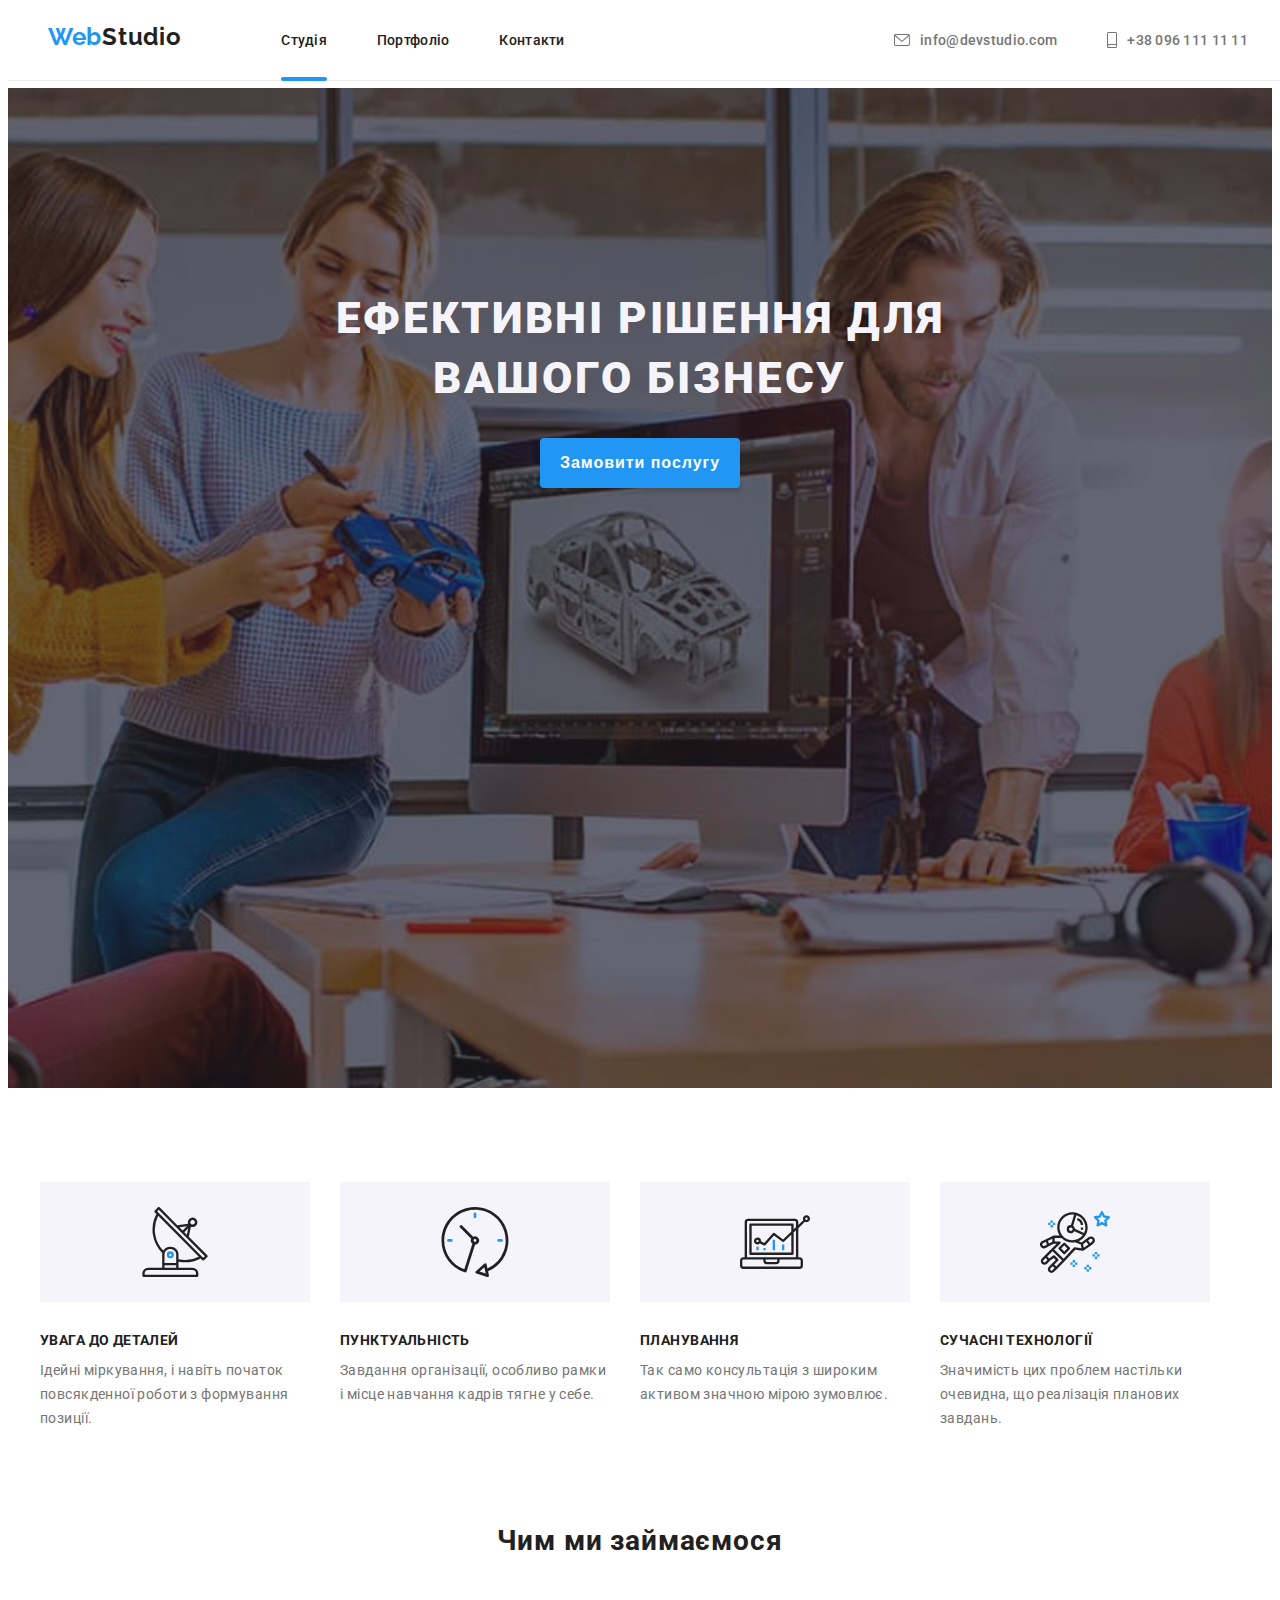
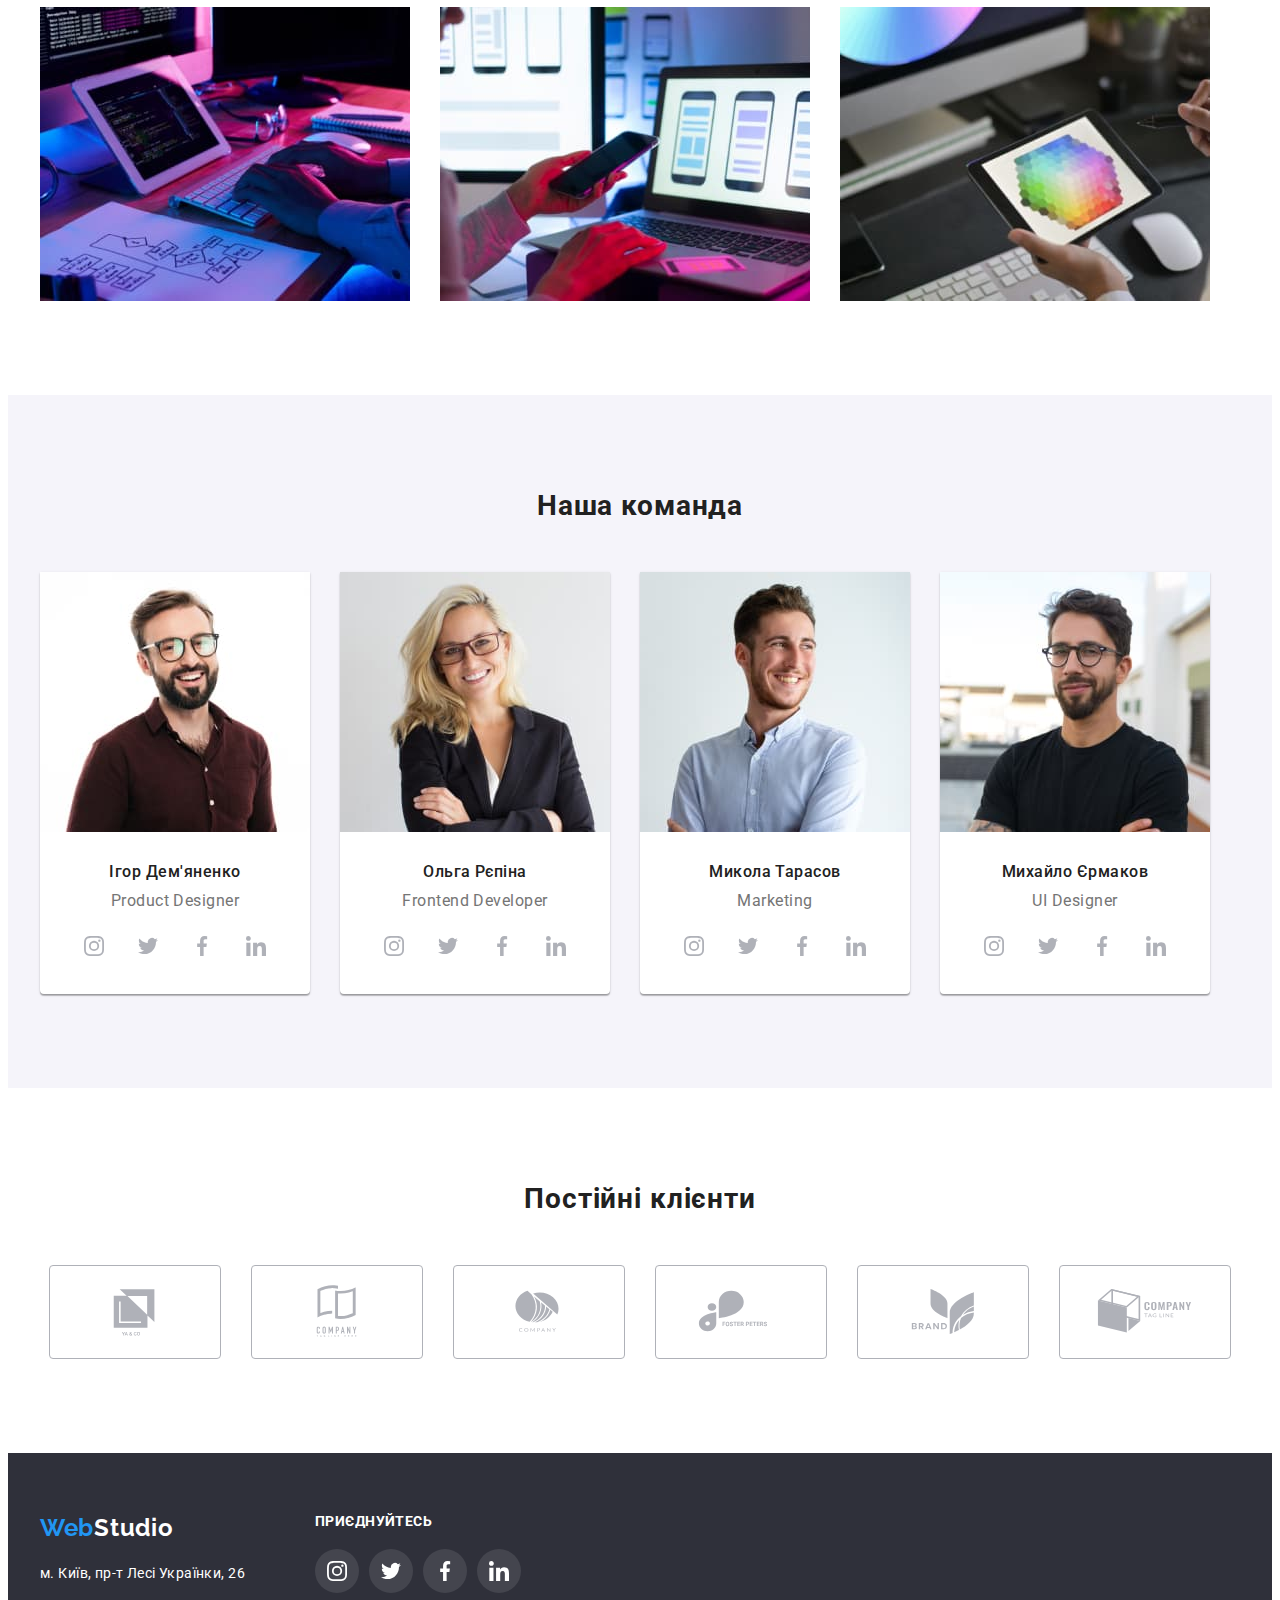
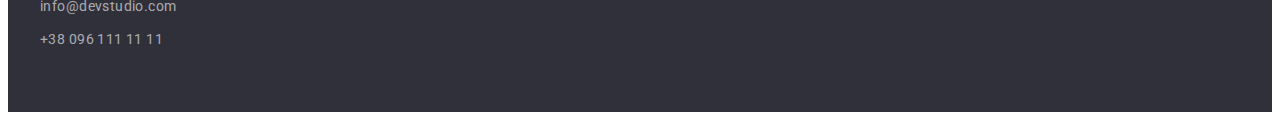
<file: index.html>
<!DOCTYPE html>
<html lang="en">
<head>
    <meta charset="UTF-8">
    <meta name="viewport" content="width=device-width, initial-scale=1.0">
    <title>WebStudio</title>
    <link rel="preconnect" href="https://fonts.googleapis.com">
    <link rel="preconnect" href="https://fonts.gstatic.com" crossorigin>
    <link rel="preconnect" href="https://fonts.googleapis.com">
    <link rel="preconnect" href="https://fonts.gstatic.com" crossorigin>
    <link href="https://fonts.googleapis.com/css2?family=Raleway:wght@700&family=Roboto:wght@400;500;700;900&display=swap" rel="stylesheet">
    <link rel="stylesheet" href="https://cdnjs.cloudflare.com/ajax/libs/modern-normalize/2.0.0/modern-normalize.min.css" integrity="sha512-4xo8blKMVCiXpTaLzQSLSw3KFOVPWhm/TRtuPVc4WG6kUgjH6J03IBuG7JZPkcWMxJ5huwaBpOpnwYElP/m6wg==" crossorigin="anonymous" referrerpolicy="no-referrer" />
    <link rel="stylesheet" href="./css/styles.css">
</head>
<body>
    <header class="header">
        <!-- Navigation -->
        <div class="container head">
            <nav class="navigation">
                <a href="#" class="logo">
                    Web<span class="logo__part-header">Studio</span>
                </a>
                <ul class="navigation__list">
                    <li class="navigation__item"><a href="#" class="navigation__link current">Студія</a></li>
                    <li class="navigation__item"><a href="portfolio.html" class="navigation__link">Портфоліо</a></li>
                    <li class="navigation__item"><a href="#" class="navigation__link">Контакти</a></li>
                </ul>
            </nav>
            <ul class="contactlist">
                <li class="contactlist__item">
                    <a href="mailto:info@devstudio.com" class="contactlist__link">
                        <svg class="contact__icon" width="16" height="12"><use href="./img/symbol-defs.svg#icon-envelope-hover"></use></svg>
                        info@devstudio.com
                    </a>
                </li>
                <li class="contactlist__item">
                    <a href="tel:+380961111111" class="contactlist__link">
                        <svg class="contact__icon" width="10" height="16"><use href="./img/symbol-defs.svg#icon-smartphone"></use></svg>
                        +38 096 111 11 11
                    </a>
                </li>
            </ul>
        </div>
        <!-- Mob-menu -->
    </header>
    <main>
        <!-- Hero -->
        <section class="hero overlay">
            <div class="container">
                <h1 class="hero__title">Ефективні рішення для вашого бізнесу</h1>
                <button class="hero__button button" data-open-modal>Замовити послугу</button>
            </div>
        </section>
        <!-- Peculiarities -->
        <section class="section peculiarities">
            <div class="container">
                <h2 class="visually-hidden"></h2>
                <ul class="peculiarities__list">
                    <li class="peculiarities__item antena">
                        <h3 class="peculiarities__title">УВАГА ДО ДЕТАЛЕЙ</h3>
                        <p class="peculiarities__text">Ідейні міркування, і навіть початок повсякденної роботи з формування позиції.</p>
                    </li>
                    <li class="peculiarities__item clock">
                        <h3 class="peculiarities__title">ПУНКТУАЛЬНІСТЬ</h3>
                        <p class="peculiarities__text">Завдання організації, особливо рамки і місце навчання кадрів тягне у себе.</p>
                    </li>
                    <li class="peculiarities__item diagramm">
                        <h3 class="peculiarities__title">ПЛАНУВАННЯ</h3>
                        <p class="peculiarities__text">Так само консультація з широким активом значною мірою зумовлює.</p>
                    </li>
                    <li class="peculiarities__item astronaut">
                        <h3 class="peculiarities__title">СУЧАСНІ ТЕХНОЛОГІЇ</h3>
                        <p class="peculiarities__text">Значимість цих проблем настільки очевидна, що реалізація планових завдань.</p>
                    </li>
                </ul>
            </div>
        </section>
        <!-- Activity -->
        <section class="section activity">
            <div class="container">
                <h2 class="title-section">Чим ми займаємося</h2>
                <ul class="activity__list">
                    <li class="activity__item">
                        <img src="./img/desctop/wwd-1-desctop-x1.jpg" alt="typing text keyboard">
                        <p class="activity__text">Десктопні додатки</p>
                    </li>
                    <li class="activity__item">
                        <img src="./img/desctop/wwd-2-desctop-x1.jpg" alt="phone & laptop">
                        <p class="activity__text">Мобільні додатки</p>
                    </li>
                    <li class="activity__item">
                        <img src="./img/desctop/wwd-3-desctop-x1.jpg" alt="tablet color cube">
                        <p class="activity__text">Дизайнерські рішення</p>
                    </li>
                </ul>
            </div>
        </section>
        <!-- Team -->
        <section class="section team">
            <div class="container">
                <h2 class="title-section">Наша команда</h2>
                <ul class="team__list">
                    <li class="team__item">
                        <picture>
                            <img src="./img/desctop/team-1-desctop-x1.jpg" alt="Ihor Demyanenko">
                        </picture>
                        <div class="team__content">
                            <h3 class="team__title">Ігор Дем'яненко</h3>
                            <p class="team__text">Product Designer</p>
                            <ul class="team__soc-list">
                                <li class="team__item-icon">
                                    <a href="" class="team__soc-link">
                                        <svg class="team__icon" width="20" height="20">
                                            <use href="./img/symbol-defs.svg#icon-instagram"></use>
                                        </svg>
                                    </a>
                                </li>
                                <li class="team__item-icon">
                                    <a href="" class="team__soc-link">
                                        <svg class="team__icon" width="20" height="20">
                                            <use href="./img/symbol-defs.svg#icon-twitter"></use>
                                        </svg>
                                    </a>
                                </li>
                                <li class="team__item-icon">
                                    <a href="" class="team__soc-link">
                                        <svg class="team__icon" width="20" height="20">
                                            <use href="./img/symbol-defs.svg#icon-facebook"></use>
                                        </svg>
                                    </a>
                                </li>
                                <li class="team__item-icon">
                                    <a href="" class="team__soc-link">
                                        <svg class="team__icon" width="20" height="20">
                                            <use href="./img/symbol-defs.svg#icon-linkedin"></use>
                                        </svg>
                                    </a>
                                </li>
                            </ul>
                        </div>
                    </li>
                    <li class="team__item">
                        <picture>
                            <img src="./img/desctop/team-2-desctop-x1.jpg" alt="Olha Repina">
                        </picture>
                        <div class="team__content">
                            <h3 class="team__title">Ольга Рєпіна</h3>
                            <p class="team__text">Frontend Developer</p>
                            <ul class="team__soc-list">
                                <li class="team__item-icon">
                                    <a href="" class="team__soc-link">
                                        <svg class="team__icon" width="20" height="20">
                                            <use href="./img/symbol-defs.svg#icon-instagram"></use>
                                        </svg>
                                    </a>
                                </li>
                                <li class="team__item-icon">
                                    <a href="" class="team__soc-link">
                                        <svg class="team__icon" width="20" height="20">
                                            <use href="./img/symbol-defs.svg#icon-twitter"></use>
                                        </svg>
                                    </a>
                                </li>
                                <li class="team__item-icon">
                                    <a href="" class="team__soc-link">
                                        <svg class="team__icon" width="20" height="20">
                                            <use href="./img/symbol-defs.svg#icon-facebook"></use>
                                        </svg>
                                    </a>
                                </li>
                                <li class="team__item-icon">
                                    <a href="" class="team__soc-link">
                                        <svg class="team__icon" width="20" height="20">
                                            <use href="./img/symbol-defs.svg#icon-linkedin"></use>
                                        </svg>
                                    </a>
                                </li>
                            </ul>
                        </div>
                    </li>
                    <li class="team__item">
                        <picture>
                            <img src="./img/desctop/team-3-desctop-x1.jpg" alt="Mykola Tarasov">
                        </picture>
                        <div class="team__content">
                            <h3 class="team__title">Микола Тарасов</h3>
                            <p class="team__text">Marketing</p>
                            <ul class="team__soc-list">
                                <li class="team__item-icon">
                                    <a href="" class="team__soc-link">
                                        <svg class="team__icon" width="20" height="20">
                                            <use href="./img/symbol-defs.svg#icon-instagram"></use>
                                        </svg>
                                    </a>
                                </li>
                                <li class="team__item-icon">
                                    <a href="" class="team__soc-link">
                                        <svg class="team__icon" width="20" height="20">
                                            <use href="./img/symbol-defs.svg#icon-twitter"></use>
                                        </svg>
                                    </a>
                                </li>
                                <li class="team__item-icon">
                                    <a href="" class="team__soc-link">
                                        <svg class="team__icon" width="20" height="20">
                                            <use href="./img/symbol-defs.svg#icon-facebook"></use>
                                        </svg>
                                    </a>
                                </li>
                                <li class="team__item-icon">
                                    <a href="" class="team__soc-link">
                                        <svg class="team__icon" width="20" height="20">
                                            <use href="./img/symbol-defs.svg#icon-linkedin"></use>
                                        </svg>
                                    </a>
                                </li>
                            </ul>
                        </div>
                    </li>
                    <li class="team__item">
                        <picture>
                            <img src="./img/desctop/team-4-desctop-x1.jpg" alt="Mykhajlo Ermakhow">
                        </picture>
                        <div class="team__content">
                            <h3 class="team__title">Михайло Єрмаков</h3>
                            <p class="team__text">UI Designer</p>
                            <ul class="team__soc-list">
                                <li class="team__item-icon">
                                    <a href="" class="team__soc-link">
                                        <svg class="team__icon" width="20" height="20">
                                            <use href="./img/symbol-defs.svg#icon-instagram"></use>
                                        </svg>
                                    </a>
                                </li>
                                <li class="team__item-icon">
                                    <a href="" class="team__soc-link">
                                        <svg class="team__icon" width="20" height="20">
                                            <use href="./img/symbol-defs.svg#icon-twitter"></use>
                                        </svg>
                                    </a>
                                </li>
                                <li class="team__item-icon">
                                    <a href="" class="team__soc-link">
                                        <svg class="team__icon" width="20" height="20">
                                            <use href="./img/symbol-defs.svg#icon-facebook"></use>
                                        </svg>
                                    </a>
                                </li>
                                <li class="team__item-icon">
                                    <a href="" class="team__soc-link">
                                        <svg class="team__icon" width="20" height="20">
                                            <use href="./img/symbol-defs.svg#icon-linkedin"></use>
                                        </svg>
                                    </a>
                                </li>
                            </ul>
                        </div>
                    </li>
                </ul>
            </div>
        </section>
        <!-- Clients -->
        <section class="section clients">
            <div class="container">
                <h2 class="title-section">Постійні клієнти</h2>
                <ul class="clients__list">
                    <li class="clients__item">
                        <a href="" class="clients__link">
                            <svg class="clients__icon" width="106" height="60"><use href="./img/symbol-defs.svg#icon-Logo"></use></svg>
                        </a>
                    </li>
                    <li class="clients__item">
                        <a href="" class="clients__link">
                            <svg class="clients__icon" width="106" height="60"><use href="./img/symbol-defs.svg#icon-Logo-1"></use></svg>
                        </a>
                    </li>
                    <li class="clients__item">
                        <a href="" class="clients__link">
                            <svg class="clients__icon" width="106" height="60"><use href="./img/symbol-defs.svg#icon-Logo-2"></use></svg>
                        </a>
                    </li>
                    <li class="clients__item">
                        <a href="" class="clients__link">
                            <svg class="clients__icon" width="106" height="60"><use href="./img/symbol-defs.svg#icon-Logo-3"></use></svg>
                        </a>
                    </li>
                    <li class="clients__item">
                        <a href="" class="clients__link">
                            <svg class="clients__icon" width="106" height="60"><use href="./img/symbol-defs.svg#icon-Logo-4"></use></svg>
                        </a>
                    </li>
                    <li class="clients__item">
                        <a href="" class="clients__link">
                            <svg class="clients__icon" width="106" height="60"><use href="./img/symbol-defs.svg#icon-Logo-6"></use></svg>
                        </a>
                    </li>
                </ul>
            </div>
        </section>
    </main>
    <footer class="footer">
        <div class="container">
            <div class="footer-links">
                <div class="footer-links__adress">
                    <a href="#" class="logo">
                        Web<span class="logo__part-footer">Studio</span>
                    </a>
                    <address>
                        <ul class="footer-contact__list">
                            <li class="footer-adress__item">
                                <a href="https://maps.app.goo.gl/SjsjAe57UmDZUiKMA" target="_blank" class="footer-adress__link">м. Київ, пр-т Лесі Українки, 26</a>
                            </li>
                            <li class="footer-contact__item">
                                <a href="mailto:info@devstudio.com" class="footer-contact__link">info@devstudio.com</a>
                            </li>
                            <li class="footer-contact__item">
                                <a href="tel:+380961111111" class="footer-contact__link">+38 096 111 11 11</a>
                            </li>
                        </ul>
                    </address>
                </div>
                <div class="footer-soc">
                    <p class="footer__text">приєднуйтесь</p>
                    <ul class="footer-soc__list">
                        <li class="footer-soc__item">
                            <a href="" class="footer-soc__link">
                                <svg class="footer-soc__icon" width="20" height="20">
                                    <use href="./img/symbol-defs.svg#icon-instagram"></use>
                                </svg>
                            </a>
                        </li>
                        <li class="footer-soc__item">
                            <a href="" class="footer-soc__link">
                                <svg class="footer-soc__icon" width="20" height="20">
                                    <use href="./img/symbol-defs.svg#icon-twitter"></use>
                                </svg>
                            </a>
                        </li>
                        <li class="footer-soc__item">
                            <a href="" class="footer-soc__link">
                                <svg class="footer-soc__icon" width="20" height="20">
                                    <use href="./img/symbol-defs.svg#icon-facebook"></use>
                                </svg>
                            </a>
                        </li>
                        <li class="footer-soc__item">
                            <a href="" class="footer-soc__link">
                                <svg class="footer-soc__icon" width="20" height="20">
                                    <use href="./img/symbol-defs.svg#icon-linkedin"></use>
                                </svg>
                            </a>
                        </li>
                    </ul>
                </div>
            </div>
        </div>
    </footer>
    <div class="backdrop is-hidden" data-backdrop>
        <div class="modal-wrap">
            <div class="modal">
                <button type="button" class="modal-btn" data-close-modal>
                    <svg class="modal__icon-close" width="18" height="18">
                        <use href="./img/symbol-defs.svg#icon-close-black-18dp-2-1"></use>
                    </svg>
                </button>
            </div>
        </div>
    </div>
    <script src="./js/modal.js"></script>
</body>
</html>
</file>
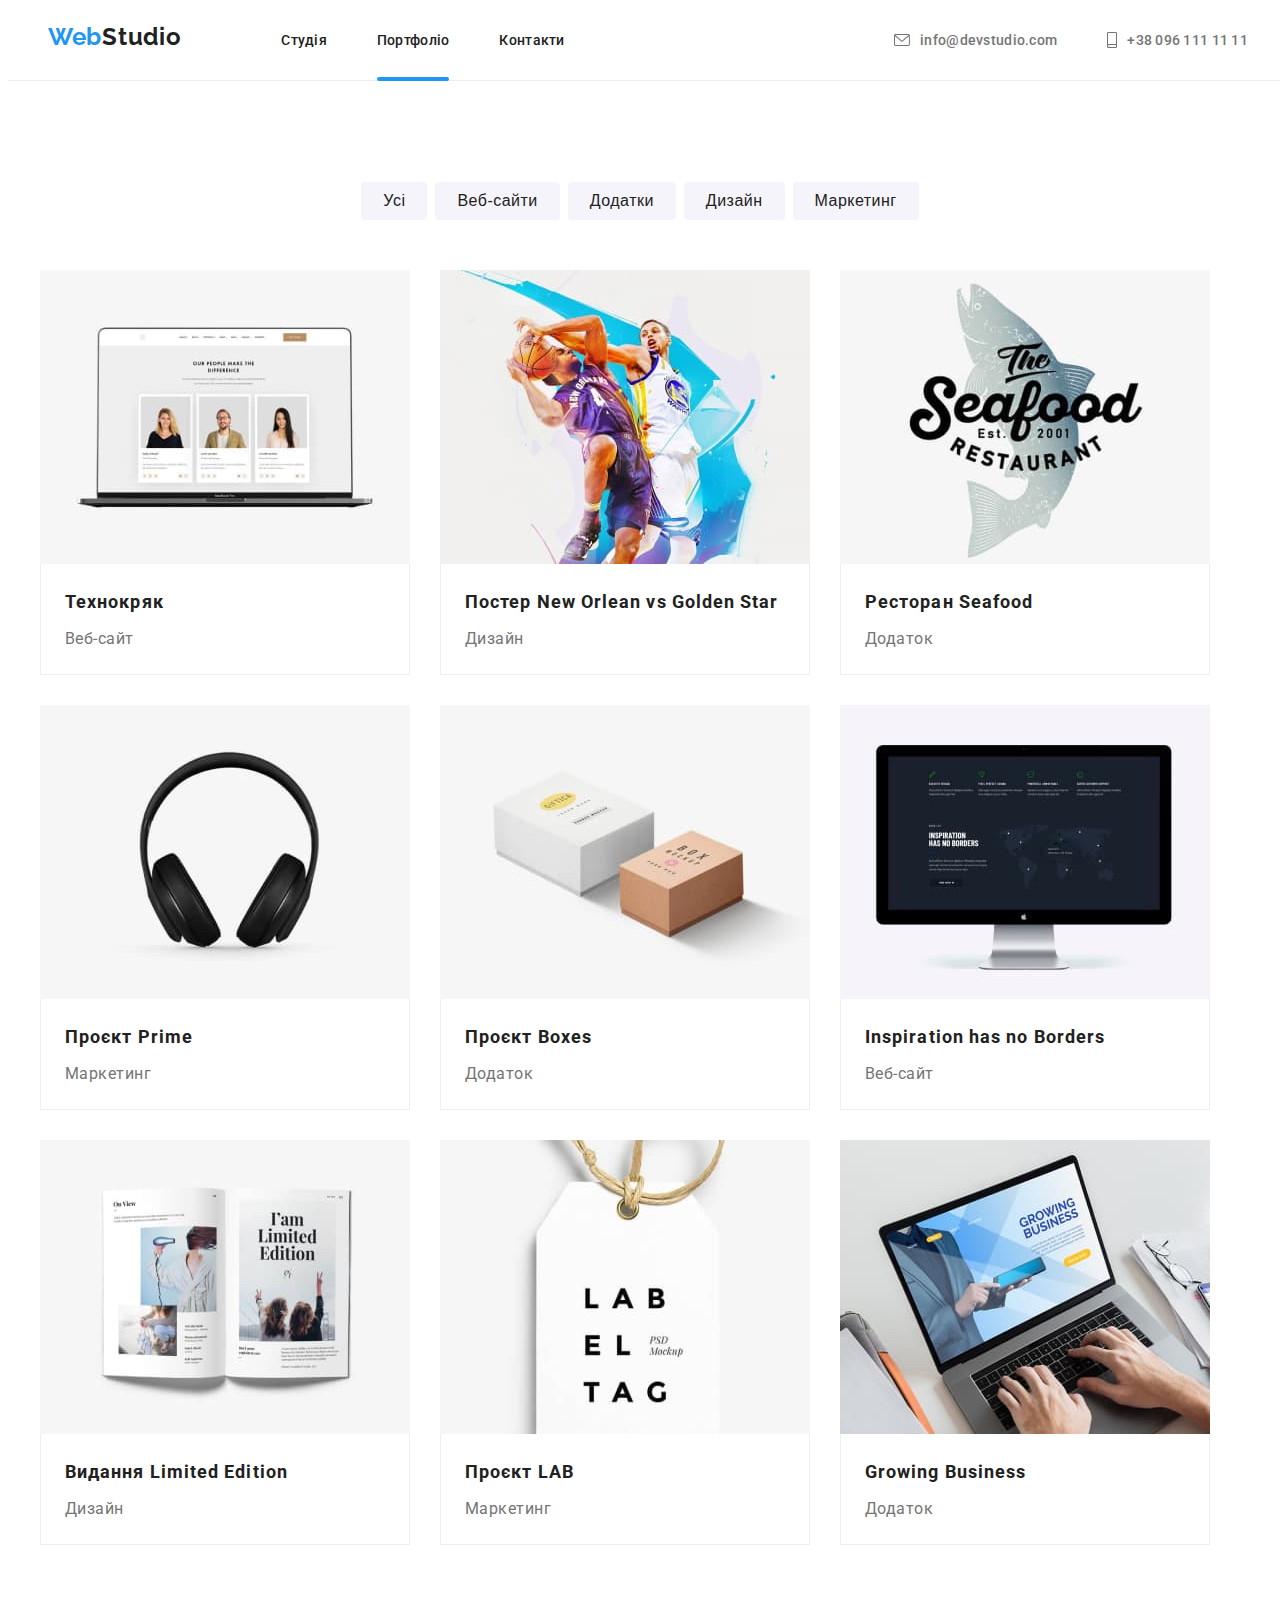
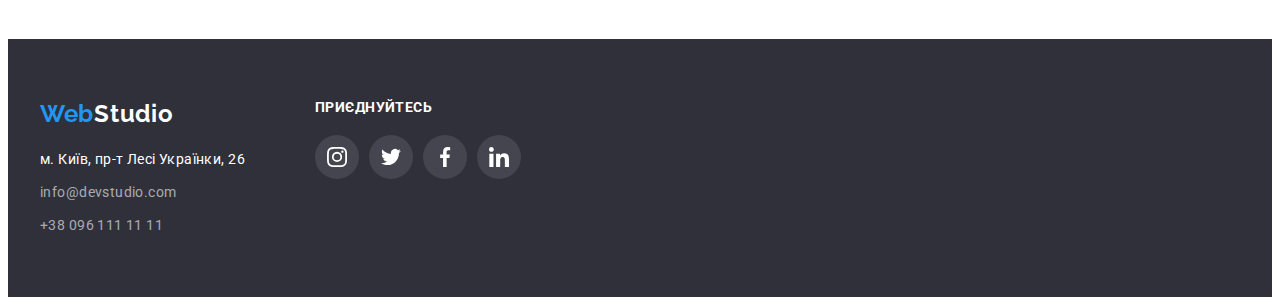
<file: portfolio.html>
<!DOCTYPE html>
<html lang="en">
<head>
    <meta charset="UTF-8">
    <meta name="viewport" content="width=device-width, initial-scale=1.0">
    <title>Portfolio</title>
    <link rel="preconnect" href="https://fonts.googleapis.com">
    <link rel="preconnect" href="https://fonts.gstatic.com" crossorigin>
    <link rel="preconnect" href="https://fonts.googleapis.com">
    <link rel="preconnect" href="https://fonts.gstatic.com" crossorigin>
    <link href="https://fonts.googleapis.com/css2?family=Raleway:wght@700&family=Roboto:wght@400;500;700;900&display=swap" rel="stylesheet">
    <link rel="stylesheet" href="https://cdnjs.cloudflare.com/ajax/libs/modern-normalize/2.0.0/modern-normalize.min.css" integrity="sha512-4xo8blKMVCiXpTaLzQSLSw3KFOVPWhm/TRtuPVc4WG6kUgjH6J03IBuG7JZPkcWMxJ5huwaBpOpnwYElP/m6wg==" crossorigin="anonymous" referrerpolicy="no-referrer" />
    <link rel="stylesheet" href="./css/styles.css">
</head>
<body>
    <header class="header">
        <!-- Navigation -->
        <div class="container head">
            <nav class="navigation">
                <a href="index.html" class="logo">
                    Web<span class="logo__part-header">Studio</span>
                </a>
                <ul class="navigation__list">
                    <li class="navigation__item"><a href="index.html" class="navigation__link">Студія</a></li>
                    <li class="navigation__item"><a href="" class="navigation__link current">Портфоліо</a></li>
                    <li class="navigation__item"><a href="#" class="navigation__link">Контакти</a></li>
                </ul>
            </nav>
            <ul class="contactlist">
                <li class="contactlist__item">
                    <a href="mailto:info@devstudio.com" class="contactlist__link">
                        <svg class="contact__icon" width="16" height="12"><use href="./img/symbol-defs.svg#icon-envelope-hover"></use></svg>
                        info@devstudio.com
                    </a>
                </li>
                <li class="contactlist__item">
                    <a href="tel:+380961111111" class="contactlist__link">
                        <svg class="contact__icon" width="10" height="16"><use href="./img/symbol-defs.svg#icon-smartphone"></use></svg>
                        +38 096 111 11 11
                    </a>
                </li>
            </ul>
        </div>
    </header>
    <main>
        <section class="portfolio section">
            <div class="container">
                <h1 class="visually-hidden"></h1>
                <ul class="filter__buttons">
                    <li class="filter__item"><button class="filter__btn" type="button">Усі</button></li>
                    <li class="filter__item"><button class="filter__btn" type="button">Веб-сайти</button></li>
                    <li class="filter__item"><button class="filter__btn" type="button">Додатки</button></li>
                    <li class="filter__item"><button class="filter__btn" type="button">Дизайн</button></li>
                    <li class="filter__item"><button class="filter__btn" type="button">Маркетинг</button></li>
                </ul>
                <ul class="card__set">
                    <li class="card__item">
                        <a href="" class="card__link">
                            <div class="card__wrapper">
                                <img src="./img/desctop/img-технокряк-desctop-x1.jpg" alt="">
                                <p class="card__wrapp-text">Ресурс пропонує комплексні пропозиції з різним рівнем функціоналу та сервісів. Все це дозволить відвідувачу отримати вичерпні відомості про компанію чи приватну особу.</p>
                            </div>
                            <div class="card__content">
                                <h2 class="card__title">Технокряк</h2>
                                <p class="card__text">Веб-сайт</p>
                            </div>
                        </a>
                    </li>
                    <li class="card__item">
                        <a href="" class="card__link">
                            <div class="card__wrapper">
                                <img src="./img/desctop/img-постер-desctop-x1.jpg" alt="">
                                <p class="card__wrapp-text">Ресурс пропонує комплексні пропозиції з різним рівнем функціоналу та сервісів. Все це дозволить відвідувачу отримати вичерпні відомості про компанію чи приватну особу.</p>
                            </div>
                            <div class="card__content">
                                <h2 class="card__title">Постер New Orlean vs Golden Star</h2>
                                <p class="card__text">Дизайн</p>
                            </div>
                        </a>
                    </li>
                    <li class="card__item">
                        <a href="" class="card__link">
                            <div class="card__wrapper">
                                <img src="./img/desctop/img-ресторан-desctop-x1.jpg" alt="">
                                <p class="card__wrapp-text">Ресурс пропонує комплексні пропозиції з різним рівнем функціоналу та сервісів. Все це дозволить відвідувачу отримати вичерпні відомості про компанію чи приватну особу.</p>
                            </div>
                            <div class="card__content">
                                <h2 class="card__title">Ресторан Seafood</h2>
                                <p class="card__text">Додаток</p>
                            </div>
                        </a>
                    </li>
                    <li class="card__item">
                        <a href="" class="card__link">
                            <div class="card__wrapper">
                                <img src="./img/desctop/img-proj-prime-desctop-x1.jpg" alt="">
                                <p class="card__wrapp-text">Ресурс пропонує комплексні пропозиції з різним рівнем функціоналу та сервісів. Все це дозволить відвідувачу отримати вичерпні відомості про компанію чи приватну особу.</p>
                            </div>
                            <div class="card__content">
                                <h2 class="card__title">Проєкт Prime</h2>
                                <p class="card__text">Маркетинг</p>
                            </div>
                        </a>
                    </li>
                    <li class="card__item">
                        <a href="" class="card__link">
                            <div class="card__wrapper">
                                <img src="./img/desctop/img-boxes-desctop-x1.jpg" alt="">
                                <p class="card__wrapp-text">Ресурс пропонує комплексні пропозиції з різним рівнем функціоналу та сервісів. Все це дозволить відвідувачу отримати вичерпні відомості про компанію чи приватну особу.</p>
                            </div>
                            <div class="card__content">
                                <h2 class="card__title">Проєкт Boxes</h2>
                                <p class="card__text">Додаток</p>
                            </div>
                        </a>
                    </li>
                    <li class="card__item">
                        <a href="" class="card__link">
                            <div class="card__wrapper">
                                <img src="./img/desctop/img-inspiration-desctop-x1.jpg" alt="">
                                <p class="card__wrapp-text">Ресурс пропонує комплексні пропозиції з різним рівнем функціоналу та сервісів. Все це дозволить відвідувачу отримати вичерпні відомості про компанію чи приватну особу.</p>
                            </div>
                            <div class="card__content">
                                <h2 class="card__title">Inspiration has no Borders</h2>
                                <p class="card__text">Веб-сайт</p>
                            </div>
                        </a>
                    </li>
                    <li class="card__item">
                        <a href="" class="card__link">
                            <div class="card__wrapper">
                                <img src="./img/desctop/img-limited-edition-desctop-x1.jpg" alt="">
                                <p class="card__wrapp-text">Ресурс пропонує комплексні пропозиції з різним рівнем функціоналу та сервісів. Все це дозволить відвідувачу отримати вичерпні відомості про компанію чи приватну особу.</p>
                            </div>
                            <div class="card__content">
                                <h2 class="card__title">Видання Limited Edition</h2>
                                <p class="card__text">Дизайн</p>
                            </div>
                        </a>
                    </li>
                    <li class="card__item">
                        <a href="" class="card__link">
                            <div class="card__wrapper">
                                <img src="./img/desctop/img-lab-desctop-x1.jpg" alt="">
                                <p class="card__wrapp-text">Ресурс пропонує комплексні пропозиції з різним рівнем функціоналу та сервісів. Все це дозволить відвідувачу отримати вичерпні відомості про компанію чи приватну особу.</p>
                            </div>
                            <div class="card__content">
                                <h2 class="card__title">Проєкт LAB</h2>
                                <p class="card__text">Маркетинг</p>
                            </div>
                        </a>
                    </li>
                    <li class="card__item">
                        <a href="" class="card__link">
                            <div class="card__wrapper">
                                <img src="./img/desctop/img-business-desctop-x1.jpg" alt="">
                                <p class="card__wrapp-text">Ресурс пропонує комплексні пропозиції з різним рівнем функціоналу та сервісів. Все це дозволить відвідувачу отримати вичерпні відомості про компанію чи приватну особу.</p>
                            </div>
                            <div class="card__content">
                                <h2 class="card__title">Growing Business</h2>
                                <p class="card__text">Додаток</p>
                            </div>
                        </a>
                    </li>
                </ul>
            </div>
        </section>
    </main>
    <footer class="footer">
        <div class="container">
            <div class="footer-links">
                <div class="footer-links__adress">
                    <a href="index.html" class="logo">
                        Web<span class="logo__part-footer">Studio</span>
                    </a>
                    <address>
                        <ul class="footer-contact__list">
                            <li class="footer-adress__item">
                                <a href="https://maps.app.goo.gl/SjsjAe57UmDZUiKMA" target="_blank" class="footer-adress__link">м. Київ, пр-т Лесі Українки, 26</a>
                            </li>
                            <li class="footer-contact__item">
                                <a href="mailto:info@devstudio.com" class="footer-contact__link">info@devstudio.com</a>
                            </li>
                            <li class="footer-contact__item">
                                <a href="tel:+380961111111" class="footer-contact__link">+38 096 111 11 11</a>
                            </li>
                        </ul>
                    </address>
                </div>
                <div class="footer-soc">
                    <p class="footer__text">приєднуйтесь</p>
                    <ul class="footer-soc__list">
                        <li class="footer-soc__item">
                            <a href="" class="footer-soc__link">
                                <svg class="footer-soc__icon" width="20" height="20">
                                    <use href="./img/symbol-defs.svg#icon-instagram"></use>
                                </svg>
                            </a>
                        </li>
                        <li class="footer-soc__item">
                            <a href="" class="footer-soc__link">
                                <svg class="footer-soc__icon" width="20" height="20">
                                    <use href="./img/symbol-defs.svg#icon-twitter"></use>
                                </svg>
                            </a>
                        </li>
                        <li class="footer-soc__item">
                            <a href="" class="footer-soc__link">
                                <svg class="footer-soc__icon" width="20" height="20">
                                    <use href="./img/symbol-defs.svg#icon-facebook"></use>
                                </svg>
                            </a>
                        </li>
                        <li class="footer-soc__item">
                            <a href="" class="footer-soc__link">
                                <svg class="footer-soc__icon" width="20" height="20">
                                    <use href="./img/symbol-defs.svg#icon-linkedin"></use>
                                </svg>
                            </a>
                        </li>
                    </ul>
                </div>
            </div>
        </div>
    </footer>
</body>
</html>
</file>
<file: css/styles.css>
/* ----------------переменные---------------- */
:root {
  --primary-text-color: #757575;
  --title-color: #212121;
  --accent-color: #2196f3;
  --secondary-text-color: #ffffff;
  --bcg-color: #f5f4fa;
  --secondary-bcg-color: #2f303a;
  --potfolio-border-card: 1px solid #eeeeee;
  --icon-color: #AFB1B8;
  --timing-function: cubic-bezier(0.4, 0, 0.2, 1);
}

/* -----------------reset----------------- */
body {
  font-family: "Roboto", sans-serif;
  background-color: var(--secondary-text-color);
  color: var(--primary-text-color);
  padding-top: 80px;
}

h1,
h2,
h3,
h4,
h5,
h6,
p {
  margin: 0;
}

img {
  display: block;
  max-width: 100%;
  height: auto;
}

ul {
  padding: 0;
  margin: 0;
  list-style: none;
}

a {
  text-decoration: none;
}

.no-scroll {
  overflow: hidden;
}

/* ----------------container---------------- */
.container {
  padding: 0 15px;
  width: 1200px;
  margin-left: auto;
  margin-right: auto;
}

.button {
  border: 0;
  min-width: 200px;
  height: 50px;
  flex-shrink: 0;
  border-radius: 4px;
  background-color: var(--accent-color);
  box-shadow: 0px 4px 4px 0px rgba(0, 0, 0, 0.15);
  color: var(--secondary-text-color);
  font-size: 16px;
  font-weight: 700;
  line-height: 1.87;
  letter-spacing: 0.96px;
  cursor: pointer;
}

.section {
  padding: 94px 0;
}

/* -----------------header----------------- */
.header {
  position: fixed;
  top: 0;
  width: 100%;
  min-height: 80px;
  background-color: var(--secondary-text-color);
  border-bottom: 1px solid #ECECEC;
}

.head{
  display: flex;
  align-items: center;
}

.logo {
  color: var(--accent-color);
  font-family: Raleway;
  font-size: 24px;
  font-weight: 700;
  line-height: normal;
  letter-spacing: 0.72px;
}

.logo__part-header {
  color: var(--title-color);
}

.navigation {
  align-items: center;
}

.navigation__list {
  display: inline-flex;
  margin-left: 93px;
  gap: 50px;
}

.navigation__item {
  position: relative;
}

.navigation__link {
  display: block;
  padding-top: 32px;
  padding-bottom: 32px;

  color: var(--title-color);
  font-size: 14px;
  font-weight: 500;
  line-height: normal;
  letter-spacing: 0.28px;

  transition: color 250ms var(--timing-function);
}

.navigation__link:hover,
.navigation__link:focus {
  color: var(--accent-color);
}

.navigation__link.current::after {
  position: absolute;
  content: '';
  display: inline-block;
  width: 100%;
  height: 4px;
  left: 0;
  bottom: -1px;
  border-radius: 4px;
  background-color: var(--accent-color);
  transform-origin: left;
  animation-name: current;
  animation-duration: 800ms;
  animation-timing-function: var(--timing-function);
  animation-fill-mode: forwards;
}

@keyframes current {
  0% {
    transform: scaleX(0);
  }

  100% {
    transform: scaleX(100%);
  }
}

.contactlist {
  display: flex;
  margin-left: auto;
  gap: 50px;
}

.contact__icon {
  fill: var(--primary-text-color);
  margin-right: 10px;

  transition: fill 250ms var(--timing-function);
}

.contactlist__link {
  display: flex;
  align-items: center;
  color: var(--primary-text-color);
  font-size: 14px;
  font-weight: 500;
  line-height: normal;
  letter-spacing: 0.28px;

  transition: color 250ms var(--timing-function);
}

.contactlist__link:hover,
.contactlist__link:focus,
.contactlist__link:hover .contact__icon,
.contactlist__link:focus .contact__icon {
  color: var(--accent-color);
  fill: var(--accent-color);
}

/* -----------------hero----------------- */
.hero {
  margin: 0 auto;
  padding: 200px 0;
  text-align: center;
}

.overlay {
  height: 600px;
  max-width: 1600px;
  /* background-color: var(--secondary-bcg-color); */
  background-image: linear-gradient(to right, rgba(47, 48, 58, 0.40), rgba(47, 48, 58, 0.40)), url(../img/desctop/Hero-desctop-x1.jpg);
  background-repeat: no-repeat;
  background-position: center;
  background-size: cover;
}

.hero__title {
  margin-left: auto;
  margin-right: auto;
  margin-bottom: 30px;
  max-width: 696px;
  color: var(--bcg-color);

  font-size: 44px;
  font-weight: 900;
  line-height: 60px; /* 136.364% */
  letter-spacing: 2.64px;
  text-transform: uppercase;
}

/* ----------------peculiarities---------------- */
.peculiarities {
  padding-bottom: 0;
}

.peculiarities__list {
  display: flex;
  gap: 30px;
}

.peculiarities__item {
  width: 270px;
}

.peculiarities__item::before {
  content: '';
  display: block;
  margin-bottom: 30px;
  height: 120px;
  background-color: var(--bcg-color);
  background-repeat: no-repeat;
  background-position: center;
}

.antena::before {
  background-image: url(../img/svg/antenna\ 1.svg);
}

.clock::before {
  background-image: url(../img/svg/clock\ 1.svg);
}

.diagramm::before {
  background-image: url(../img/svg/diagram\ 1.svg);
}

.astronaut::before{
  background-image: url(../img/svg/astronaut\ 1.svg);
}

.peculiarities__title {
  margin-bottom: 10px;

  color: var(--title-color);
  font-size: 14px;
  font-weight: 700;
  line-height: normal;
  letter-spacing: 0.42px;
  text-transform: uppercase;
}

.peculiarities__text {
  font-size: 14px;
  font-weight: 400;
  line-height: 24px; /* 171.429% */
  letter-spacing: 0.42px;
}
/* -------------------activity------------------- */
.activity__list {
  display: flex;
  gap: 30px;
  width: calc(100);
}

.activity__item {
  position: relative;
  overflow: hidden;
}

.activity__item:hover .activity__text {
  transform: translateY(-100%);
}

.activity__text {
  position: absolute;
  color: var(--secondary-text-color);
  background-color: rgba(47, 48, 58, 0.80);
  padding-top: 27px;
  padding-bottom: 27px;
  width: 100%;
  transition: transform 300ms var(--timing-function);

  text-align: center;
  font-size: 14px;
  font-weight: 700;
  line-height: normal;
  letter-spacing: 0.42px;
  text-transform: uppercase;
}

/* --------------------team-------------------- */
.team {
  background-color: var(--bcg-color);
}

.title-section {
  margin-bottom: 50px;
  text-align: center;
  color: var(--title-color);
  font-size: 28px;
  font-weight: 700;
  line-height: normal;
  letter-spacing: 0.84px;
}

.team__list {
  display: flex;
  gap: 30px;
}

.team__item {
  text-align: center;
  width: 270px;
  border-radius: 0px 0px 4px 4px;
  box-shadow: 0px 2px 1px 0px rgba(0, 0, 0, 0.20), 0px 1px 1px 0px rgba(0, 0, 0, 0.14), 0px 1px 3px 0px rgba(0, 0, 0, 0.12);
  background-color: var(--secondary-text-color);
}

.team__content {
  padding-top: 30px;
  padding-bottom: 24px;
}

.team__title {
  margin-bottom: 10px;
  color: var(--title-color);
  font-size: 16px;
  font-weight: 500;
  line-height: normal;
  letter-spacing: 0.48px;
}

.team__text {
  margin-bottom: 16px;
  font-size: 16px;
  font-weight: 400;
  line-height: normal;
  letter-spacing: 0.48px;
}

.team__soc-list {
  display: flex;
  justify-content: center;
  gap: 10px;
}

.team__item-icon {
  display: flex;
  justify-content: center;
  align-items: center;
  width: 44px;
  height: 44px;
}

.team__soc-link {
  padding: 12px;
  border-radius: 50px;

  transition: background-color 250ms var(--timing-function);
}

.team__soc-link:hover, .team__soc-link:focus, .footer-soc__item:hover {
  background-color: var(--accent-color);
}

.team__soc-link:hover .team__icon, .footer-soc__item:hover {
  fill: var(--secondary-text-color);
}

.team__icon {
  fill: var(--icon-color);
  transition: fill 250ms var(--timing-function);
}

/* ------------------------clients------------------------ */
.clients__list {
  display: flex;
  justify-content: center;
  gap: 30px;
}

.clients__link {
  display: inline-flex;
  padding: 16px 32px;
  border-radius: 4px;
  border: 1px solid var(--icon-color);

  transition: border 250ms var(--timing-function);
}

.clients__link:hover .clients__icon, 
.clients__link:focus .clients__icon, 
.clients__link:hover,
.clients__link:focus {
  fill: var(--accent-color);
  border-color: var(--accent-color);
}

.clients__icon {
  fill: var(--icon-color);
  transition: fill 250ms var(--timing-function);
}

/* ------------------------footer------------------------ */
.footer {
  padding-top: 60px;
  padding-bottom: 60px;
  background-color: var(--secondary-bcg-color);
}

.footer-links {
  display: flex;
}

.footer-links__adress {
  margin-right: 70px;
}

.logo__part-footer {
  color: var(--secondary-text-color);
}

.footer-adress__item {
  margin-top: 20px;
}

.footer-adress__link {
  color: var(--secondary-text-color);
  font-size: 14px;
  font-style: normal;
  font-weight: 400;
  line-height: 1.71;
  letter-spacing: 0.42px;
}

.footer-contact__item {
  margin-top: 9px;
}

.footer-contact__link {
  color: rgba(255, 255, 255, 0.6);
  font-style: normal;
  font-size: 14px;
  font-weight: 400;
  line-height: 1.71;
  letter-spacing: 0.42px;
}

.footer__text {
  margin-bottom: 20px;
  color: var(--secondary-text-color);

  font-size: 14px;
  font-weight: 700;
  line-height: normal;
  letter-spacing: 0.42px;
  text-transform: uppercase;
}

.footer-soc__list {
  display: flex;
  gap: 10px;
}

.footer-soc__item {
  display: flex;
  justify-content: center;
  width: 44px;
  height: 44px;
  border-radius: 50px;
  background-color: rgba(255, 255, 255, 0.1);

  transition: background-color 250ms var(--timing-function);
}

.footer-soc__link {
  display: inline-block;
  padding: 12px;
}

.footer-soc__icon {
  fill: var(--secondary-text-color);
}

/* -------------------Modal------------------- */
.backdrop {
  position: fixed;
  top: 0;
  width: 100%;
  height: 100%;
  background-color: rgba(0, 0, 0, 0.20);
  overflow: hidden;

  transition: opacity 250ms var(--timing-function), visibility 250ms var(--timing-function);
}

.is-hidden {
  opacity: 0;
  pointer-events: none;
  visibility: hidden;
}

.backdrop.is-hidden .modal {
  transform: translate(-50%, -50%) scaleY(0);
}

.modal {
  position: absolute;
  top: 50%;
  left: 50%;
  min-height: 580px;
  width: 528px;
  background-color: #fff;
  border-radius: 4px;
  box-shadow: 0px 2px 1px 0px rgba(0, 0, 0, 0.20), 0px 1px 1px 0px rgba(0, 0, 0, 0.14), 0px 1px 3px 0px rgba(0, 0, 0, 0.12);;
  
  transform: translate(-50%, -50%) scaleY(1);
  transition: transform 250ms var(--timing-function);
}

.modal-btn {
  position: absolute;
  top: 8px;
  right: 8px;

  padding: 0;
  width: 30px;
  height: 30px;
  border: 1px solid rgba(0, 0, 0, 0.10);
  border-radius: 50%;
  background-color: transparent;
  display: flex;
  align-items: center;
  justify-content: center;
  cursor: pointer;
}

.modal__icon-close {
  transition: fill 250ms var(--timing-function);
}

.modal__icon-close:hover, .modal__icon-close:focus {
  fill: var(--accent-color);
}

/* -----------------Portfolio----------------- */
.filter__buttons {
  display: flex;
  gap: 8px;
  justify-content: center;
  margin-bottom: 50px;
}

.filter__btn {
  padding: 6px 22px;
  border: 0;
  border-radius: 4px;
  cursor: pointer;
  flex-shrink: 0;
  color: var(--title-color);
  background-color: var(--bcg-color);
  font-size: 16px;
  font-weight: 500;
  line-height: 1.62;
  letter-spacing: 0.48px;

  transition: background-color 250ms var(--timing-function), color 250ms var(--timing-function), box-shadow 250ms var(--timing-function);
}

.filter__btn:hover, .filter__btn:focus {
  background-color: var(--accent-color);
  color: var(--secondary-text-color);
  box-shadow: 0px 2px 2px 0px rgba(0, 0, 0, 0.12), 0px 1px 2px 0px rgba(0, 0, 0, 0.08), 0px 3px 1px 0px rgba(0, 0, 0, 0.10);
}

.card__set {
  display: flex;
  flex-wrap: wrap;
  gap: 30px;
}

.card__item {
  transition: box-shadow 250ms var(--timing-function)
}

.card__item:hover, .card__item:focus {
  box-shadow: 1px 4px 6px 0px rgba(0, 0, 0, 0.16), 0px 4px 4px 0px rgba(0, 0, 0, 0.06), 0px 1px 1px 0px rgba(0, 0, 0, 0.12);
}

.card__wrapper {
  position: relative;
  overflow: hidden;
}

.card__wrapper:hover .card__wrapp-text, .card__wrapper:focus .card__wrapp-text {
  transform: translateY(-100%);
}

.card__wrapp-text {
  position: absolute;
  color: var(--secondary-text-color);
  background-color: rgba(33, 150, 243, 0.90);
  padding: 63px 24px;
  height: 100%;

  font-size: 18px;
  font-weight: 400;
  line-height: 1.5;
  letter-spacing: 0.54px;

  transition: transform 300ms var(--timing-function);
}

.card__content {
  padding: 20px 24px;
  border-left: var(--potfolio-border-card);
  border-right: var(--potfolio-border-card);
  border-bottom: var(--potfolio-border-card);
}

.card__title {
  margin-bottom: 4px;

  color: var(--title-color);
  font-size: 18px;
  font-weight: 700;
  line-height: 2;
  letter-spacing: 1.08px;
}

.card__text {
  color: var(--primary-text-color);
  font-size: 16px;
  font-weight: 400;
  line-height: 1.87;
  letter-spacing: 0.48px;
}
</file>
